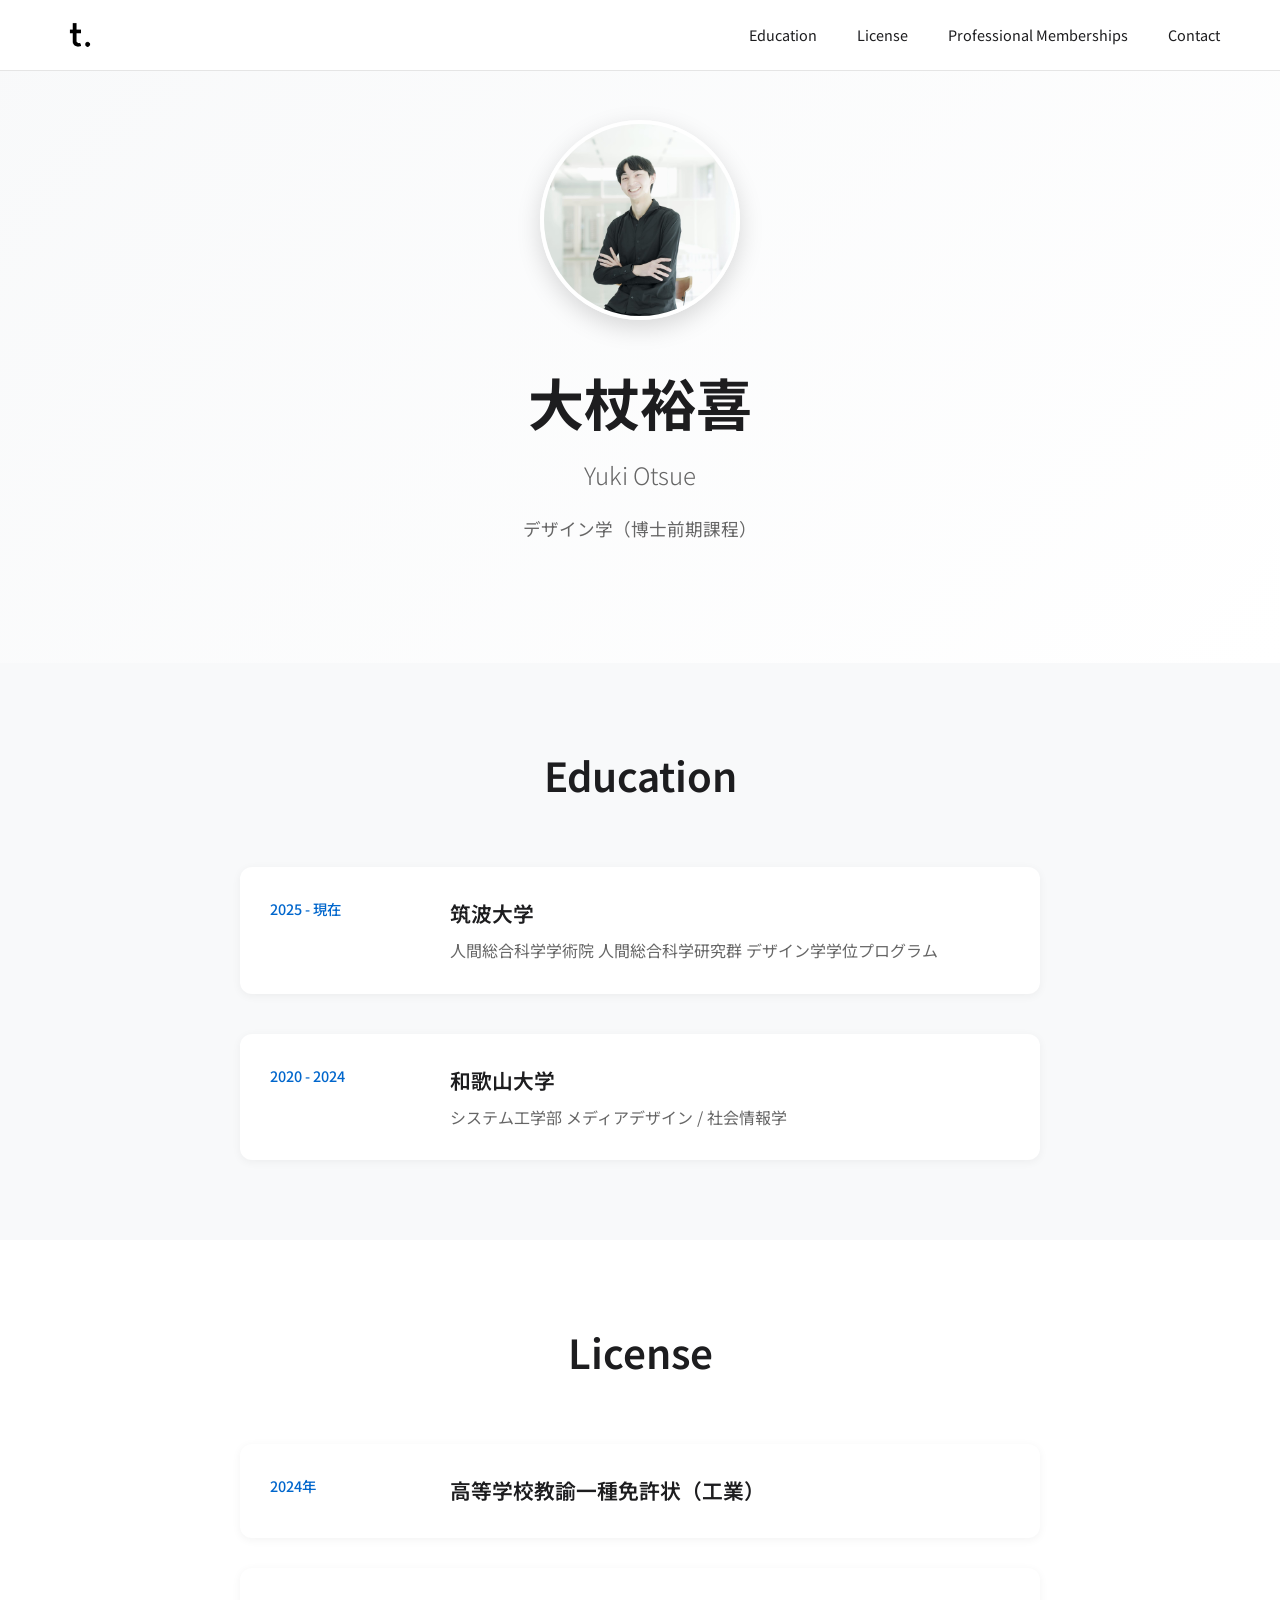
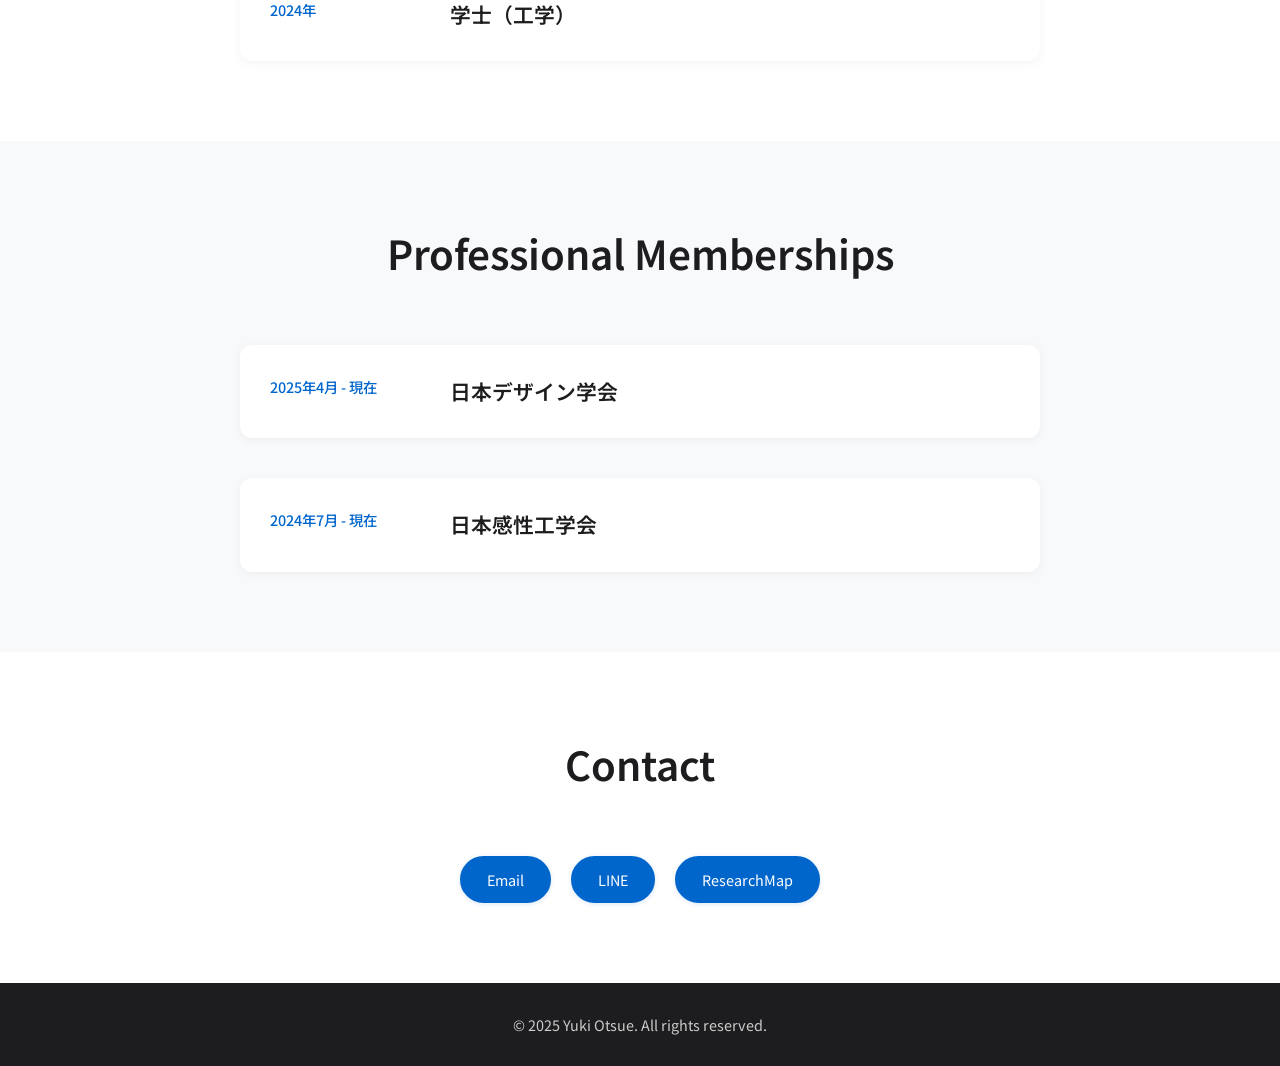
<file: index.html>
<!DOCTYPE html>
<html lang="ja">
<head>
    <meta charset="UTF-8">
    <meta name="viewport" content="width=device-width, initial-scale=1.0">
    <meta property="og:title" content="大杖裕喜 | Yuki Otsue" />
    <meta property="og:description" content="大杖裕喜のプロフィールサイトです。" />
    <meta property="og:image" content="https://yukiotsue.com/images/open_graph_logo.png" />
    <meta property="og:url" content="https://yukiotsue.com" />
    <meta property="og:type" content="website" />
    <meta property="og:site_name" content="大杖裕喜 | Yuki Otsue" />
    <meta name="twitter:card" content="summary_large_image" />
    <meta name="twitter:title" content="大杖裕喜 | Yuki Otsue" />
    <meta name="twitter:description" content="大杖裕喜のプロフィールサイトです。" />
    <meta name="twitter:image" content="https://yukiotsue.com/images/open_graph_logo.png" />
    <title>大杖裕喜 | Yuki Otsue</title>
    <link rel="icon" type="image/svg+xml" href="images/favicon.svg">
    <link rel="alternate icon" type="image/png" href="images//favicon.png">
    <link rel="apple-touch-icon" sizes="180x180" href="images/apple-touch-icon.png">
    <link rel="preconnect" href="https://fonts.googleapis.com">
    <link rel="preconnect" href="https://fonts.gstatic.com" crossorigin>
    <link href="https://fonts.googleapis.com/css2?family=Noto+Sans+JP:wght@300;400;500;700&display=swap" rel="stylesheet">
    <link rel="stylesheet" href="css/style.css">
</head>
    
<!-- Google tag (gtag.js) -->
<script async src="https://www.googletagmanager.com/gtag/js?id=G-N9GP41EMM2"></script>
<script>
  window.dataLayer = window.dataLayer || [];
  function gtag(){dataLayer.push(arguments);}
  gtag('js', new Date());

  gtag('config', 'G-N9GP41EMM2');
</script>
    
<body>
    <header class="header">
        <nav class="nav">
            <div class="nav-container">
                <div class="logo">
                    <img src="images/tsueten_logo.png" alt="大杖裕喜">
                </div>
                <ul class="nav-menu">
                    <li><a href="#education">Education</a></li>
                    <li><a href="#license">License</a></li>
                    <li><a href="#memberships">Professional Memberships</a></li>
                    <li><a href="#contact">Contact</a></li>
                </ul>
                <div class="hamburger">
                    <span></span>
                    <span></span>
                    <span></span>
                </div>
            </div>
        </nav>
    </header>

    <main>
        <section class="hero">
            <div class="hero-content">
                <div class="hero-image">
                    <img src="images/portfolio.jpg" alt="大杖裕喜" id="heroImage">
                </div>
                <h2 class="hero-title">大杖裕喜</h2>
                <p class="hero-subtitle">Yuki Otsue</p>
                <p class="hero-description">デザイン学（博士前期課程）</p>
            </div>
        </section>

        <section id="education" class="section education">
            <div class="container">
                <h2 class="section-title">Education</h2>
                <div class="education-grid">
                    <div class="education-item">
                        <div class="education-year">2025 - 現在</div>
                        <div class="education-content">
                            <h3>筑波大学</h3>
                            <p>人間総合科学学術院 人間総合科学研究群 デザイン学学位プログラム</p>
                        </div>
                    </div>
                    <div class="education-item">
                        <div class="education-year">2020 - 2024</div>
                        <div class="education-content">
                            <h3>和歌山大学</h3>
                            <p>システム工学部 メディアデザイン / 社会情報学</p>
                        </div>
                    </div>
                </div>
            </div>
        </section>

        <section id="license" class="section license">
            <div class="container">
                <h2 class="section-title">License</h2>
                <div class="license-grid">
                    <div class="license-item">
                        <div class="license-year">2024年</div>
                        <div class="license-content">
                            <h3>高等学校教諭一種免許状（工業）</h3>
                        </div>
                    </div>
                    <div class="license-item">
                        <div class="license-year">2024年</div>
                        <div class="license-content">
                            <h3>学士（工学）</h3>
                        </div>
                    </div>
                </div>
            </div>
        </section>

        <section id="memberships" class="section memberships">
            <div class="container">
                <h2 class="section-title">Professional Memberships</h2>
                <div class="affiliations-grid">
                    <div class="affiliation-item">
                        <div class="affiliation-year">2025年4月 - 現在</div>
                        <div class="affiliation-content">
                            <h3>日本デザイン学会</h3>
                        </div>
                    </div>
                    <div class="affiliation-item">
                        <div class="affiliation-year">2024年7月 - 現在</div>
                        <div class="affiliation-content">
                            <h3>日本感性工学会</h3>
                        </div>
                    </div>
                </div>
            </div>
        </section>

        <section id="contact" class="section contact">
            <div class="container">
                <h2 class="section-title">Contact</h2>
                <div class="contact-content">
                    <div class="contact-buttons">
                        <a href="mailto:work@yukiotsue.com" class="btn-contact">
                            <span>Email</span>
                        </a>
                        <a href="https://line.me/ti/p/tyazlRYvJF" class="btn-contact" target="_blank">
                            <span>LINE</span>
                        </a>
                        <a href="https://researchmap.jp/yukiotsue?lang=ja" class="btn-contact" target="_blank">
                            <span>ResearchMap</span>
                        </a>
                    </div>
                </div>
            </div>
        </section>
    </main>


    <footer class="footer">
        <div class="container">
            <p>&copy; 2025 Yuki Otsue. All rights reserved.</p>
        </div>
    </footer>

    <script src="js/script.js"></script>
</body>
</html>
</file>
<file: css/style.css>
/* Reset and base styles */
* {
    margin: 0;
    padding: 0;
    box-sizing: border-box;
}

html {
    scroll-behavior: smooth;
}

body {
    font-family: 'Noto Sans JP', sans-serif;
    line-height: 1.6;
    color: #1d1d1f;
    background-color: #ffffff;
}

/* Disable image protection bypass attempts */
body * {
    -webkit-touch-callout: none;
    -webkit-user-select: none;
    -khtml-user-select: none;
    -moz-user-select: none;
    -ms-user-select: none;
    user-select: none;
}

/* Re-enable text selection for content areas */
p, h1, h2, h3, h4, h5, h6, span, a {
    -webkit-user-select: text;
    -moz-user-select: text;
    -ms-user-select: text;
    user-select: text;
}

.container {
    max-width: 1200px;
    margin: 0 auto;
    padding: 0 20px;
}

/* Header */
.header {
    position: fixed;
    top: 0;
    left: 0;
    right: 0;
    background: rgba(255, 255, 255, 0.95);
    backdrop-filter: blur(20px);
    border-bottom: 1px solid rgba(0, 0, 0, 0.1);
    z-index: 1000;
}

.nav-container {
    display: flex;
    justify-content: space-between;
    align-items: center;
    padding: 15px 20px;
    max-width: 1200px;
    margin: 0 auto;
}

.logo {
    display: flex;
    align-items: center;
}

.logo img {
    height: 40px;
    width: auto;
}

.nav-menu {
    display: flex;
    list-style: none;
    gap: 40px;
}

.nav-menu a {
    text-decoration: none;
    color: #1d1d1f;
    font-weight: 400;
    font-size: 0.9rem;
    transition: color 0.3s ease;
}

.nav-menu a:hover {
    color: #0066cc;
}

.hamburger {
    display: none;
    flex-direction: column;
    cursor: pointer;
    gap: 4px;
}

.hamburger span {
    width: 25px;
    height: 3px;
    background-color: #1d1d1f;
    border-radius: 2px;
    transition: all 0.3s ease;
}

/* Hero Section */
.hero {
    padding: 120px 0 80px;
    text-align: center;
    background: linear-gradient(135deg, #f8f9fa 0%, #ffffff 100%);
}

.hero-content {
    max-width: 800px;
    margin: 0 auto;
    padding: 0 20px;
}

.hero-image {
    margin-bottom: 30px;
}

.hero-image img {
    width: 200px;
    height: 200px;
    border-radius: 50%;
    object-fit: cover;
    border: 4px solid #ffffff;
    box-shadow: 0 8px 25px rgba(0, 0, 0, 0.15);
    user-select: none;
    -webkit-user-select: none;
    -moz-user-select: none;
    -ms-user-select: none;
    pointer-events: none;
    -webkit-user-drag: none;
    -khtml-user-drag: none;
    -moz-user-drag: none;
    -o-user-drag: none;
    user-drag: none;
    transition: transform 0.3s ease;
}

.hero-image img:hover {
    transform: scale(1.05);
}

.hero-title {
    font-size: 3.5rem;
    font-weight: 700;
    margin-bottom: 10px;
    color: #1d1d1f;
}

.hero-subtitle {
    font-size: 1.5rem;
    font-weight: 300;
    color: #666;
    margin-bottom: 20px;
}

.hero-description {
    font-size: 1.1rem;
    color: #666;
    margin-bottom: 40px;
    font-weight: 400;
}

.btn-primary {
    display: inline-block;
    padding: 12px 30px;
    background-color: #0066cc;
    color: white;
    text-decoration: none;
    border-radius: 30px;
    font-weight: 500;
    transition: all 0.3s ease;
    border: 2px solid #0066cc;
}

.btn-primary:hover {
    background-color: #004d99;
    border-color: #004d99;
    transform: translateY(-1px);
}

/* Sections */
.section {
    padding: 80px 0;
}

.section:nth-child(even) {
    background-color: #f8f9fa;
}

.section-title {
    font-size: 2.5rem;
    font-weight: 600;
    text-align: center;
    margin-bottom: 60px;
    color: #1d1d1f;
}

/* Education & Experience Sections */
.education-grid,
.experience-grid {
    display: grid;
    gap: 40px;
    max-width: 800px;
    margin: 0 auto;
}

.education-item,
.experience-item {
    display: grid;
    grid-template-columns: 150px 1fr;
    gap: 30px;
    padding: 30px;
    background: white;
    border-radius: 12px;
    box-shadow: 0 2px 10px rgba(0, 0, 0, 0.05);
    transition: transform 0.3s ease, box-shadow 0.3s ease;
}

.education-item:hover,
.experience-item:hover {
    transform: translateY(-2px);
    box-shadow: 0 8px 25px rgba(0, 0, 0, 0.1);
}

.education-year,
.experience-year {
    font-weight: 500;
    color: #0066cc;
    font-size: 0.9rem;
}

.education-content h3,
.experience-content h3 {
    font-size: 1.3rem;
    font-weight: 600;
    margin-bottom: 8px;
    color: #1d1d1f;
}

.education-content p,
.experience-content p {
    color: #666;
}

/* Affiliations Section */
.affiliations-grid {
    display: grid;
    gap: 40px;
    max-width: 800px;
    margin: 0 auto;
}

.affiliation-item {
    display: grid;
    grid-template-columns: 150px 1fr;
    gap: 30px;
    padding: 30px;
    background: white;
    border-radius: 12px;
    box-shadow: 0 2px 10px rgba(0, 0, 0, 0.05);
    transition: transform 0.3s ease, box-shadow 0.3s ease;
}

.affiliation-item:hover {
    transform: translateY(-2px);
    box-shadow: 0 8px 25px rgba(0, 0, 0, 0.1);
}

.affiliation-year {
    font-weight: 500;
    color: #0066cc;
    font-size: 0.9rem;
}

.affiliation-content h3 {
    font-size: 1.3rem;
    font-weight: 600;
    color: #1d1d1f;
}

/* License Section */
.license-grid {
    display: grid;
    gap: 30px;
    max-width: 800px;
    margin: 0 auto;
}

.license-item {
    display: grid;
    grid-template-columns: 150px 1fr;
    gap: 30px;
    padding: 30px;
    background: white;
    border-radius: 12px;
    box-shadow: 0 2px 10px rgba(0, 0, 0, 0.05);
    transition: transform 0.3s ease, box-shadow 0.3s ease;
}

.license-item:hover {
    transform: translateY(-2px);
    box-shadow: 0 8px 25px rgba(0, 0, 0, 0.1);
}

.license-year {
    font-weight: 500;
    color: #0066cc;
    font-size: 0.9rem;
}

.license-content h3 {
    font-size: 1.3rem;
    font-weight: 600;
    color: #1d1d1f;
}

/* Contact Section */
.contact-content {
    max-width: 600px;
    margin: 0 auto;
    text-align: center;
}

.contact-content p {
    font-size: 1.1rem;
    margin-bottom: 40px;
    color: #333;
}

.contact-buttons {
    display: flex;
    gap: 20px;
    justify-content: center;
}

.btn-contact {
    display: inline-block;
    padding: 10px 25px;
    background-color: #0066cc;
    color: white;
    text-decoration: none;
    border-radius: 50px;
    font-weight: 400;
    font-size: 0.9rem;
    transition: all 0.3s ease;
    border: 2px solid #0066cc;
    box-shadow: 0 1px 5px rgba(0, 102, 204, 0.15);
}

.btn-contact:hover {
    background-color: #004d99;
    border-color: #004d99;
    transform: translateY(-1px);
    box-shadow: 0 4px 15px rgba(0, 102, 204, 0.25);
}

.btn-contact span {
    font-size: 0.9rem;
}

/* Footer */
.footer {
    background-color: #1d1d1f;
    color: white;
    padding: 30px 0;
    text-align: center;
}

.footer p {
    font-size: 0.9rem;
    color: #ccc;
}


/* Tablet Design */
@media (max-width: 768px) and (min-width: 481px) {
    .hero-image img {
        width: 220px;
        height: 220px;
        pointer-events: none;
        cursor: default;
    }
}

/* Mobile Design */
@media (max-width: 480px) {
    .hamburger {
        display: flex;
    }
    
    .nav-menu {
        display: none;
        position: absolute;
        top: 100%;
        left: 0;
        right: 0;
        background: rgba(255, 255, 255, 0.98);
        backdrop-filter: blur(20px);
        flex-direction: column;
        padding: 20px;
        gap: 20px;
        border-top: 1px solid rgba(0, 0, 0, 0.1);
    }
    
    .nav-menu.active {
        display: flex;
    }
    
    .hero {
        padding: 0 0 40px;
        text-align: center;
        background: linear-gradient(135deg, #f8f9fa 0%, #ffffff 100%);
    }
    
    .hero-content {
        max-width: 800px;
        margin: 0 auto;
        padding: 0;
    }
    
    .hero-image {
        margin-bottom: 30px;
        width: 100vw;
        margin-left: calc(-50vw + 50%);
        margin-top: 44px;
        display: flex;
        justify-content: center;
    }
    
    .hero-image img {
        width: 100vw;
        height: 100vw;
        max-height: 500px;
        border-radius: 0;
        border: none;
        box-shadow: none;
        object-fit: cover;
    }
    
    .hero-title {
        font-size: 2.5rem;
        color: #1d1d1f;
        margin-bottom: 10px;
    }
    
    .hero-subtitle {
        font-size: 1.2rem;
        color: #666;
        margin-bottom: 20px;
    }
    
    .hero-description {
        font-size: 1.1rem;
        color: #666;
        margin-bottom: 30px;
        font-weight: 400;
    }
    
    .section-title {
        font-size: 2rem;
    }
    
    .education-item,
    .experience-item {
        grid-template-columns: 1fr;
        text-align: center;
        gap: 15px;
    }
    
    .affiliation-item {
        grid-template-columns: 1fr;
        text-align: center;
        gap: 15px;
    }
    
    .license-item {
        grid-template-columns: 1fr;
        text-align: center;
        gap: 15px;
    }
    
    .contact-buttons {
        flex-direction: column;
        align-items: center;
    }
    
    .btn-contact {
        width: 150px;
        text-align: center;
        padding: 8px 20px;
    }
    
    .section {
        padding: 60px 0;
    }
}

@media (max-width: 320px) {
    .hero-title {
        font-size: 2rem;
    }
    
    .hero-image img {
        max-height: 400px;
    }
    
    .section-title {
        font-size: 1.8rem;
    }
    
    .container {
        padding: 0 15px;
    }
    
    .nav-container {
        padding: 15px;
    }
}
</file>
